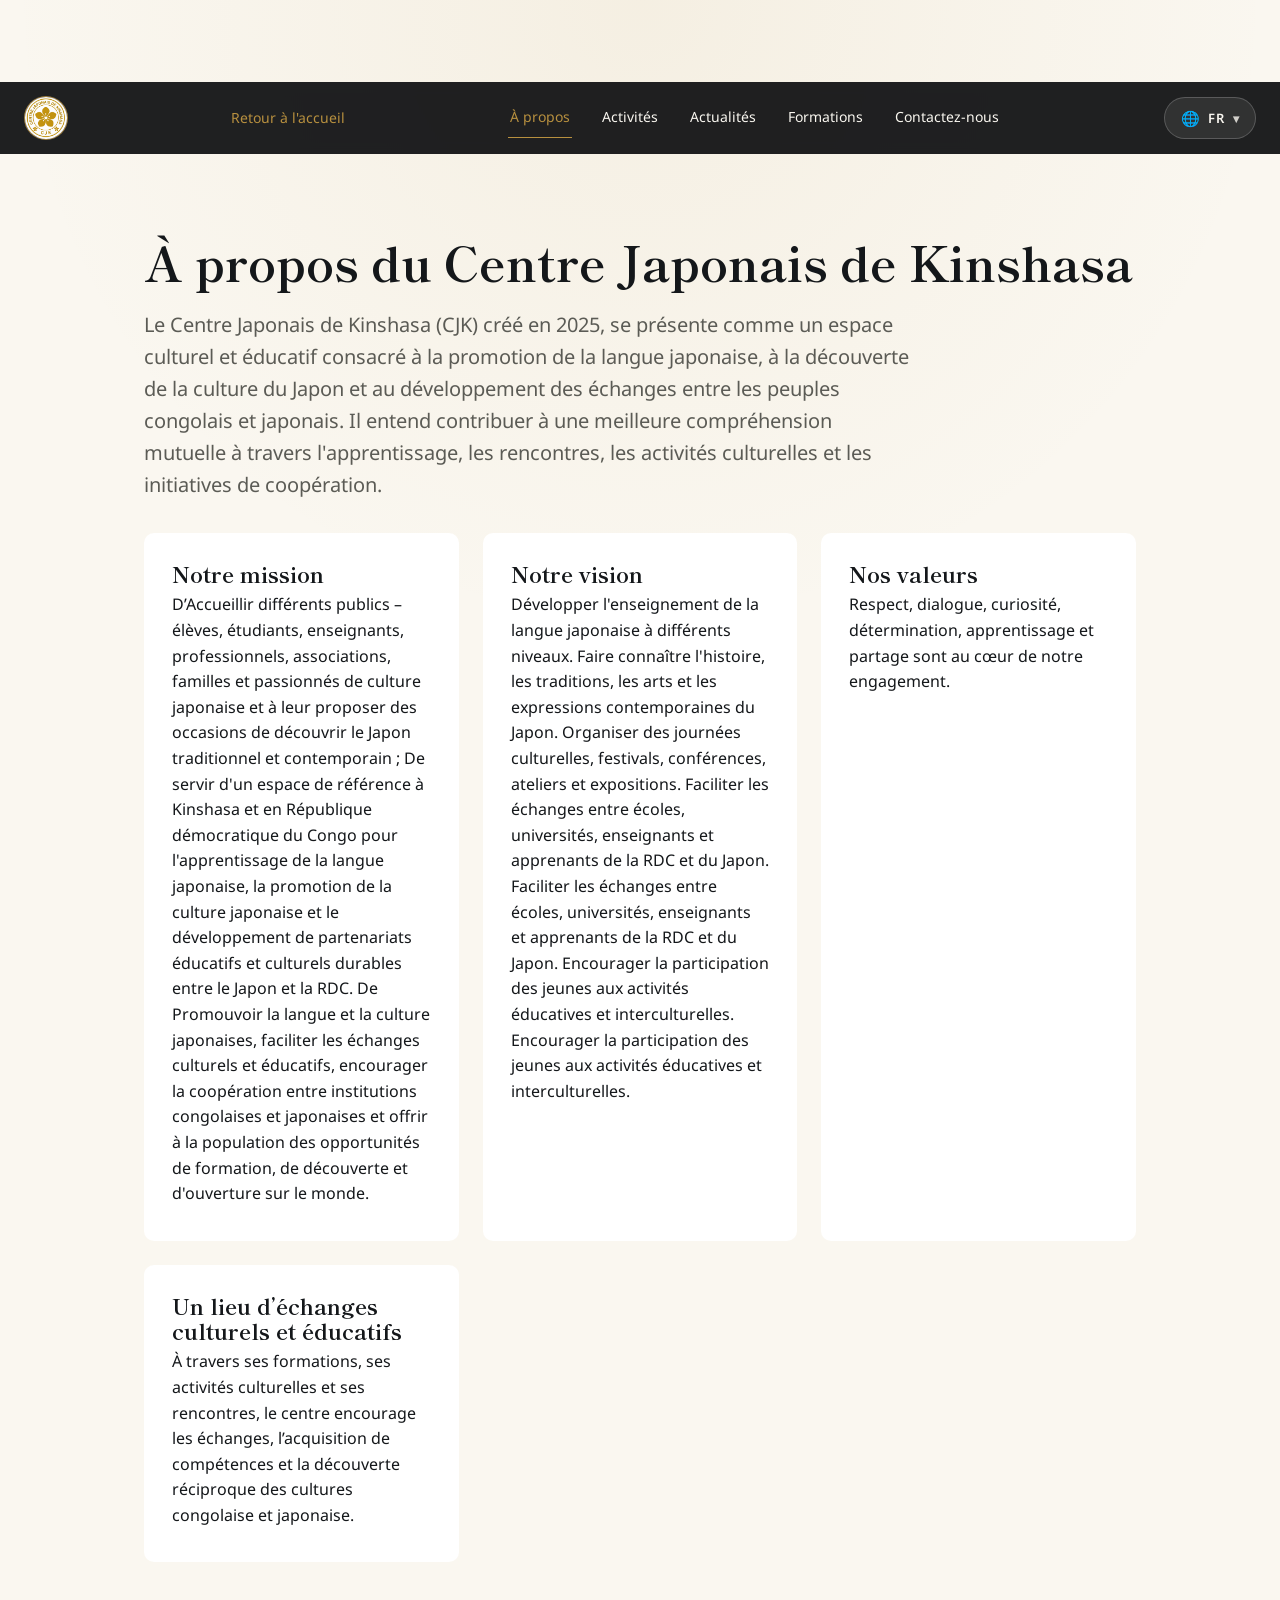
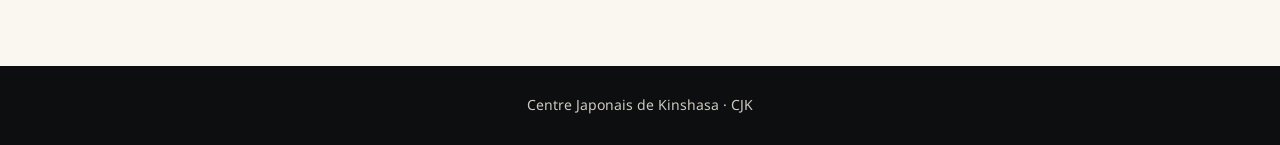
<file: cjk/a-propos.html>
<!DOCTYPE html>
<html lang="fr">
<head>
  <meta charset="UTF-8">
  <meta name="viewport" content="width=device-width, initial-scale=1">
  <meta name="theme-color" content="#0c0e10">
  <meta name="apple-mobile-web-app-capable" content="yes">
  <meta name="apple-mobile-web-app-status-bar-style" content="black">
  <meta name="apple-mobile-web-app-title" content="CJK">
  <link rel="manifest" href="manifest.json">
  <link rel="apple-touch-icon" href="images/pwa-icon-192.png">
  <title>À propos – Centre Japonais de Kinshasa</title>
  <link rel="preconnect" href="https://fonts.googleapis.com">
  <link rel="preconnect" href="https://fonts.gstatic.com" crossorigin>
  <link href="https://fonts.googleapis.com/css2?family=Shippori+Mincho:wght@500;700&family=Noto+Sans:wght@400;500;600&display=swap" rel="stylesheet">
  <link rel="icon" href="images/logoc.png" type="image/png">
  <link rel="stylesheet" href="cjk.css">
</head>
<body class="page-inner" data-page="about">
  <header class="topbar topbar--solid">
    <div class="brand-mark"><img src="images/logoc.png" alt="Logo du Centre Japonais de Kinshasa"></div>
    <a href="index.html" class="back" data-i18n="page.back" data-lang="fr">Retour à l'accueil</a>
    <nav class="topbar__nav" data-i18n-aria-label="nav.main" aria-label="Menu principal">
      <a href="a-propos.html" data-i18n="nav.about" data-lang="fr">À propos</a>
      <a href="activites.html" data-i18n="nav.activities" data-lang="fr">Activités</a>
      <a href="actualites.html" data-i18n="nav.news" data-lang="fr">Actualités</a>
      <a href="formations.html" data-i18n="nav.formations" data-lang="fr">Formations</a>
      <a href="contact.html" data-i18n="nav.contact" data-lang="fr">Contactez-nous</a>
    </nav>
    <div class="lang-switcher" data-lang="fr">
      <button type="button" class="lang-switcher__trigger" aria-haspopup="dialog" aria-expanded="false">
        <span class="lang-switcher__flag" aria-hidden="true">🌐</span>
        <span class="lang-switcher__code" id="langTriggerCode">FR</span>
        <span class="lang-switcher__caret" aria-hidden="true">▾</span>
      </button>
      <div class="lang-switcher__panel" id="langSwitchPanel" role="dialog" aria-modal="false" data-i18n-aria-label="lang.open" aria-label="Sélecteur de langue">
        <label class="lang-switcher__search" for="langSearch">
          <span aria-hidden="true">⌕</span>
          <input id="langSearch" type="search" placeholder="Rechercher une langue" autocomplete="off">
        </label>
        <div class="lang-switcher__list" id="langSwitchList"></div>
      </div>
    </div>
  </header>

  <main class="wrap">
    <h1 data-translate="about.title">À propos du Centre Japonais de Kinshasa</h1>
    <p class="lead" data-translate="about.intro">Le Centre Japonais de Kinshasa (CJK) créé en 2025, se présente comme un espace culturel et éducatif consacré à la promotion de la langue japonaise, à la découverte de la culture du Japon et au développement des échanges entre les peuples congolais et japonais.</p>

    <div class="info-grid">
      <section class="panel">
        <h2 data-translate="about.mission.title">Notre mission</h2>
        <p data-translate="about.mission.text">Promouvoir la connaissance du Japon et favoriser les échanges culturels, éducatifs et humains entre les communautés congolaise et japonaise.</p>
      </section>
      <section class="panel">
        <h2 data-translate="about.vision.title">Notre vision</h2>
        <p data-translate="about.vision.text">Construire un pont durable entre la RDC et le Japon, fondé sur la compréhension mutuelle, le partage des savoirs et l’ouverture au monde.</p>
      </section>
      <section class="panel">
        <h2 data-translate="about.values.title">Nos valeurs</h2>
        <p data-translate="about.values.text">Respect, dialogue, curiosité, apprentissage continu et partage sont au cœur de notre engagement.</p>
      </section>
      <section class="panel">
        <h2 data-translate="about.role.title">Un lieu d’échanges culturels et éducatifs</h2>
        <p data-translate="about.role.text">À travers ses formations, ses activités culturelles et ses rencontres, le centre encourage les échanges, l’acquisition de compétences et la découverte réciproque des cultures congolaise et japonaise.</p>
      </section>
    </div>
  </main>

  <footer class="mini-footer">Centre Japonais de Kinshasa · CJK</footer>
  <script src="data.js"></script>
  <script src="cjk.js"></script>
</body>
</html>
</file>
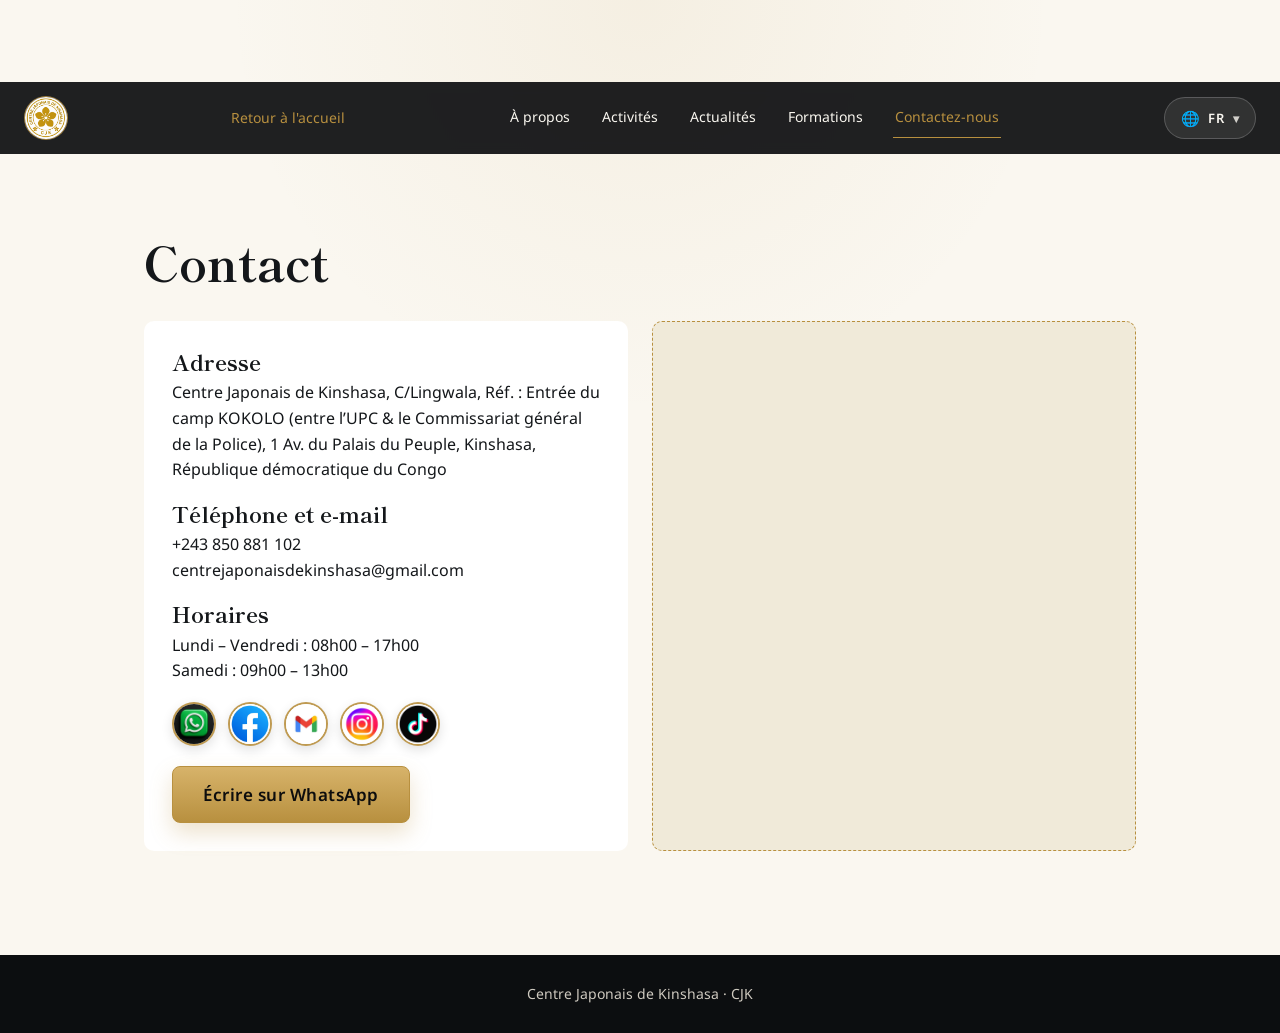
<file: cjk/contact.html>
<!DOCTYPE html>
<html lang="fr">
<head>
  <meta charset="UTF-8">
  <meta name="viewport" content="width=device-width, initial-scale=1">
  <meta name="theme-color" content="#0c0e10">
  <meta name="apple-mobile-web-app-capable" content="yes">
  <meta name="apple-mobile-web-app-status-bar-style" content="black">
  <meta name="apple-mobile-web-app-title" content="CJK">
  <link rel="manifest" href="manifest.json">
  <link rel="apple-touch-icon" href="images/pwa-icon-192.png">
  <title>Contact – Centre Japonais de Kinshasa</title>
  <link rel="preconnect" href="https://fonts.googleapis.com">
  <link rel="preconnect" href="https://fonts.gstatic.com" crossorigin>
  <link href="https://fonts.googleapis.com/css2?family=Shippori+Mincho:wght@500;700&family=Noto+Sans:wght@400;500;600&display=swap" rel="stylesheet">
  <link rel="icon" href="images/logoc.png" type="image/png">
  <link rel="stylesheet" href="cjk.css">
</head>
<body class="page-inner" data-page="contact">
  <header class="topbar topbar--solid">
    <div class="brand-mark"><img src="images/logoc.png" alt="Logo du Centre Japonais de Kinshasa"></div>
    <a href="index.html" class="back" data-i18n="page.back" data-lang="fr">Retour à l'accueil</a>
    <nav class="topbar__nav" data-i18n-aria-label="nav.main" aria-label="Menu principal">
      <a href="a-propos.html" data-i18n="nav.about" data-lang="fr">À propos</a>
      <a href="activites.html" data-i18n="nav.activities" data-lang="fr">Activités</a>
      <a href="actualites.html" data-i18n="nav.news" data-lang="fr">Actualités</a>
      <a href="formations.html" data-i18n="nav.formations" data-lang="fr">Formations</a>
      <a href="contact.html" data-i18n="nav.contact" data-lang="fr">Contactez-nous</a>
    </nav>
    <div class="lang-switcher" data-lang="fr">
      <button type="button" class="lang-switcher__trigger" aria-haspopup="dialog" aria-expanded="false">
        <span class="lang-switcher__flag" aria-hidden="true">🌐</span>
        <span class="lang-switcher__code" id="langTriggerCode">FR</span>
        <span class="lang-switcher__caret" aria-hidden="true">▾</span>
      </button>
      <div class="lang-switcher__panel" id="langSwitchPanel" role="dialog" aria-modal="false" data-i18n-aria-label="lang.open" aria-label="Sélecteur de langue">
        <label class="lang-switcher__search" for="langSearch">
          <span aria-hidden="true">⌕</span>
          <input id="langSearch" type="search" placeholder="Rechercher une langue" autocomplete="off">
        </label>
        <div class="lang-switcher__list" id="langSwitchList"></div>
      </div>
    </div>
  </header>

  <main class="wrap">
    <h1 data-i18n="contact.title" data-lang="fr">Contact</h1>
    <div class="info-grid">
      <div class="panel" id="contactPanel"></div>
      <div class="panel map" id="contactMap"></div>
    </div>
  </main>

  <footer class="mini-footer">Centre Japonais de Kinshasa · CJK</footer>
  <script src="data.js"></script>
  <script src="cjk.js"></script>
</body>
</html>
</file>
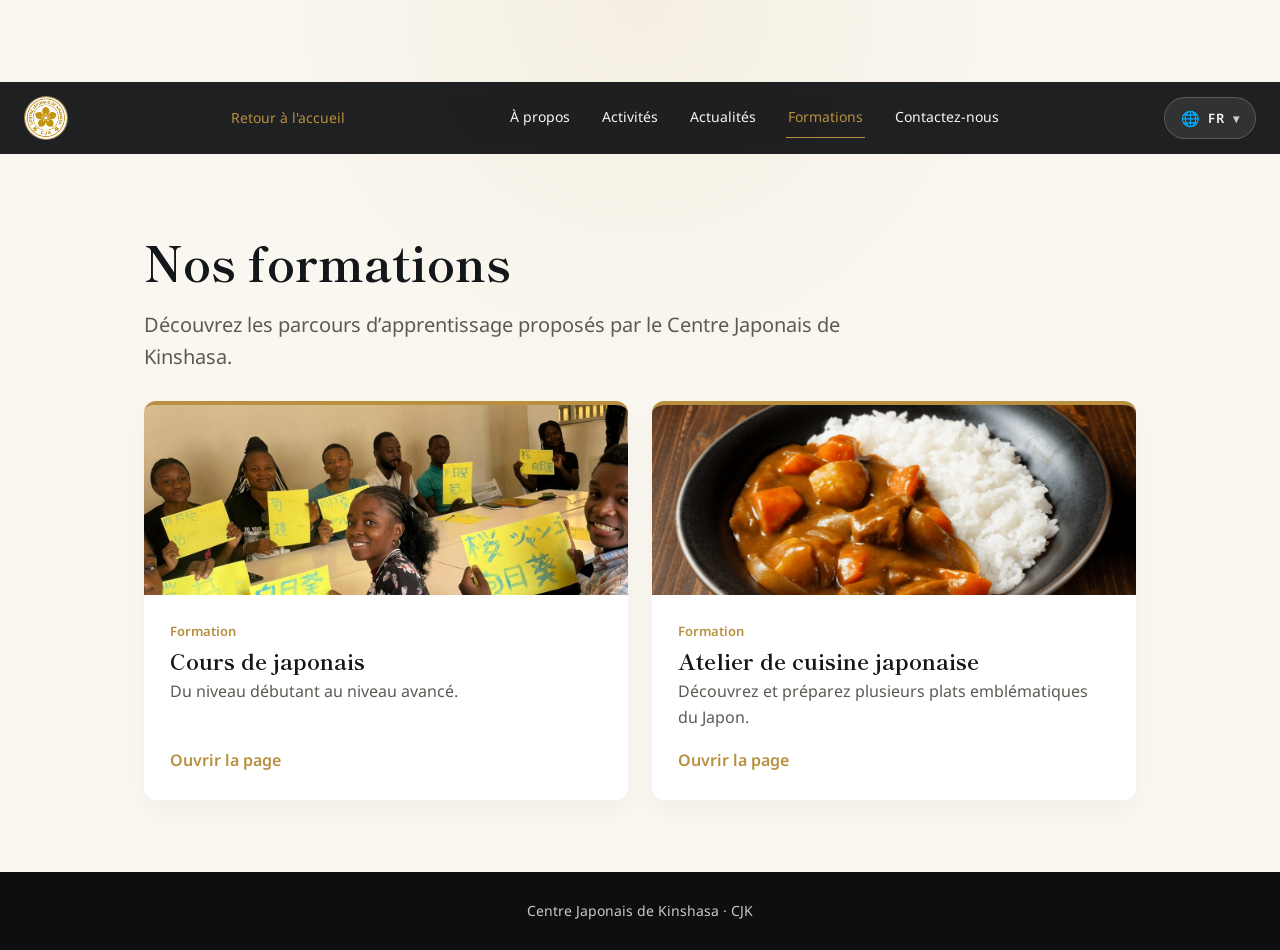
<file: cjk/formations.html>
<!DOCTYPE html>
<html lang="fr">
<head>
  <meta charset="UTF-8">
  <meta name="viewport" content="width=device-width, initial-scale=1">
  <meta name="theme-color" content="#0c0e10">
  <meta name="apple-mobile-web-app-capable" content="yes">
  <meta name="apple-mobile-web-app-status-bar-style" content="black">
  <meta name="apple-mobile-web-app-title" content="CJK">
  <link rel="manifest" href="manifest.json">
  <link rel="apple-touch-icon" href="images/pwa-icon-192.png">
  <title>Formations – Centre Japonais de Kinshasa</title>
  <link rel="preconnect" href="https://fonts.googleapis.com">
  <link rel="preconnect" href="https://fonts.gstatic.com" crossorigin>
  <link href="https://fonts.googleapis.com/css2?family=Shippori+Mincho:wght@500;700&family=Noto+Sans:wght@400;500;600&display=swap" rel="stylesheet">
  <link rel="icon" href="images/logoc.png" type="image/png">
  <link rel="stylesheet" href="cjk.css">
</head>
<body class="page-inner" data-page="formations">
  <header class="topbar topbar--solid">
    <div class="brand-mark"><img src="images/logoc.png" alt="Logo du Centre Japonais de Kinshasa"></div>
    <a href="index.html" class="back" data-i18n="page.back" data-lang="fr">Retour à l'accueil</a>
    <nav class="topbar__nav" data-i18n-aria-label="nav.main" aria-label="Menu principal">
      <a href="a-propos.html" data-i18n="nav.about" data-lang="fr">À propos</a>
      <a href="activites.html" data-i18n="nav.activities" data-lang="fr">Activités</a>
      <a href="actualites.html" data-i18n="nav.news" data-lang="fr">Actualités</a>
      <a href="formations.html" data-i18n="nav.formations" data-lang="fr">Formations</a>
      <a href="contact.html" data-i18n="nav.contact" data-lang="fr">Contactez-nous</a>
    </nav>
    <div class="lang-switcher" data-lang="fr">
      <button type="button" class="lang-switcher__trigger" aria-haspopup="dialog" aria-expanded="false">
        <span class="lang-switcher__flag" aria-hidden="true">🌐</span>
        <span class="lang-switcher__code" id="langTriggerCode">FR</span>
        <span class="lang-switcher__caret" aria-hidden="true">▾</span>
      </button>
      <div class="lang-switcher__panel" id="langSwitchPanel" role="dialog" aria-modal="false" data-i18n-aria-label="lang.open" aria-label="Sélecteur de langue">
        <label class="lang-switcher__search" for="langSearch">
          <span aria-hidden="true">⌕</span>
          <input id="langSearch" type="search" placeholder="Rechercher une langue" autocomplete="off">
        </label>
        <div class="lang-switcher__list" id="langSwitchList"></div>
      </div>
    </div>
  </header>

  <main class="wrap">
    <h1 data-translate="formations.title">Nos formations</h1>
    <p class="lead" data-translate="formations.intro">Découvrez les parcours d’apprentissage proposés par le Centre Japonais de Kinshasa.</p>
    <div class="grid" id="programGrid" aria-live="polite"></div>
  </main>

  <footer class="mini-footer">Centre Japonais de Kinshasa · CJK</footer>
  <script src="data.js"></script>
  <script src="cjk.js"></script>
</body>
</html>
</file>
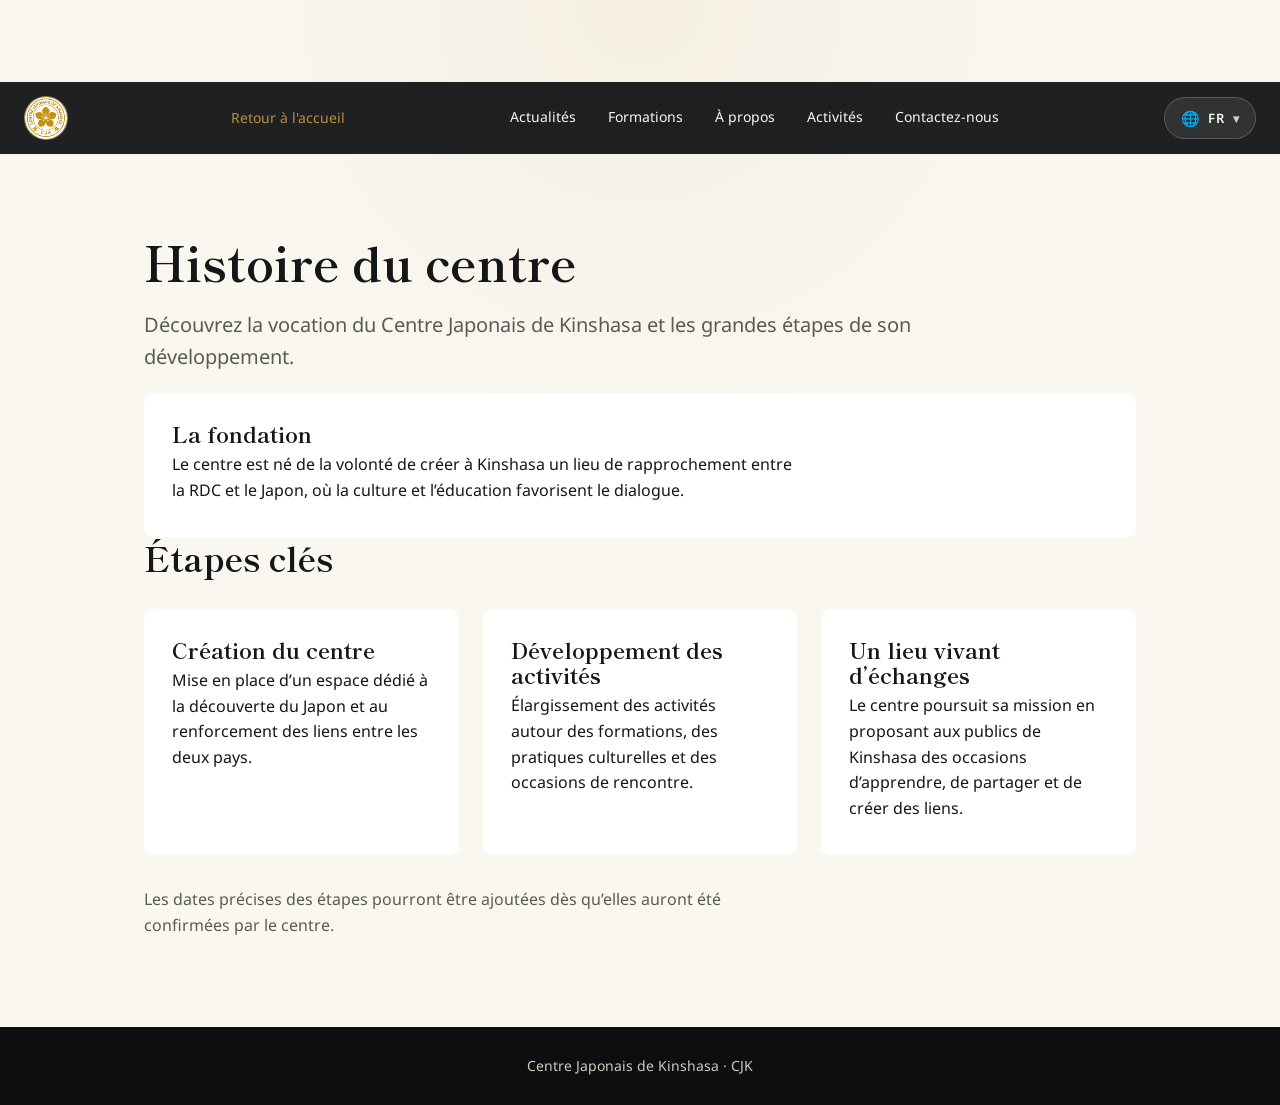
<file: cjk/histoire.html>
<!DOCTYPE html>
<html lang="fr">
<head>
  <meta charset="UTF-8">
  <meta name="viewport" content="width=device-width, initial-scale=1">
  <meta name="theme-color" content="#0c0e10">
  <meta name="apple-mobile-web-app-capable" content="yes">
  <meta name="apple-mobile-web-app-status-bar-style" content="black">
  <meta name="apple-mobile-web-app-title" content="CJK">
  <link rel="manifest" href="manifest.json">
  <link rel="apple-touch-icon" href="images/pwa-icon-192.png">
  <title>Histoire du centre – Centre Japonais de Kinshasa</title>
  <link rel="preconnect" href="https://fonts.googleapis.com">
  <link rel="preconnect" href="https://fonts.gstatic.com" crossorigin>
  <link href="https://fonts.googleapis.com/css2?family=Shippori+Mincho:wght@500;700&family=Noto+Sans:wght@400;500;600&display=swap" rel="stylesheet">
  <link rel="icon" href="images/logoc.png" type="image/png">
  <link rel="stylesheet" href="cjk.css">
</head>
<body class="page-inner" data-page="history">
  <header class="topbar topbar--solid">
    <div class="brand-mark"><img src="images/logoc.png" alt="Logo du Centre Japonais de Kinshasa"></div>
    <a href="index.html" class="back" data-i18n="page.back" data-lang="fr">Retour à l'accueil</a>
    <nav class="topbar__nav" data-i18n-aria-label="nav.main" aria-label="Menu principal">
      <a href="actualites.html" data-i18n="nav.news" data-lang="fr">Actualités</a>
      <a href="formations.html" data-i18n="nav.formations" data-lang="fr">Formations</a>
      
      <a href="a-propos.html" data-i18n="nav.about" data-lang="fr">À propos</a>
      <a href="activites.html" data-i18n="nav.activities" data-lang="fr">Activités</a>
      <a href="contact.html" data-i18n="nav.contact" data-lang="fr">Contactez-nous</a>
    </nav>
    <div class="lang-switcher" data-lang="fr">
      <button type="button" class="lang-switcher__trigger" aria-haspopup="dialog" aria-expanded="false">
        <span class="lang-switcher__flag" aria-hidden="true">🌐</span>
        <span class="lang-switcher__code" id="langTriggerCode">FR</span>
        <span class="lang-switcher__caret" aria-hidden="true">▾</span>
      </button>
      <div class="lang-switcher__panel" id="langSwitchPanel" role="dialog" aria-modal="false" data-i18n-aria-label="lang.open" aria-label="Sélecteur de langue">
        <label class="lang-switcher__search" for="langSearch">
          <span aria-hidden="true">⌕</span>
          <input id="langSearch" type="search" placeholder="Rechercher une langue" autocomplete="off">
        </label>
        <div class="lang-switcher__list" id="langSwitchList"></div>
      </div>
    </div>
  </header>

  <main class="wrap">
    <h1 data-translate="history.title">Histoire du centre</h1>
    <p class="lead" data-translate="history.intro">Découvrez la vocation du Centre Japonais de Kinshasa et les grandes étapes de son développement.</p>

    <section class="panel">
      <h2 data-translate="history.foundation.title">La fondation</h2>
      <p data-translate="history.foundation.text">Le centre est né de la volonté de créer à Kinshasa un lieu de rapprochement entre la RDC et le Japon, où la culture et l’éducation favorisent le dialogue.</p>
    </section>

    <section>
      <h2 data-translate="history.timeline.title">Étapes clés</h2>
      <div class="info-grid">
        <article class="panel">
          <h2 data-translate="history.stage1.title">Création du centre</h2>
          <p data-translate="history.stage1.text">Mise en place d’un espace dédié à la découverte du Japon et au renforcement des liens entre les deux pays.</p>
        </article>
        <article class="panel">
          <h2 data-translate="history.stage2.title">Développement des activités</h2>
          <p data-translate="history.stage2.text">Élargissement des activités autour des formations, des pratiques culturelles et des occasions de rencontre.</p>
        </article>
        <article class="panel">
          <h2 data-translate="history.stage3.title">Un lieu vivant d’échanges</h2>
          <p data-translate="history.stage3.text">Le centre poursuit sa mission en proposant aux publics de Kinshasa des occasions d’apprendre, de partager et de créer des liens.</p>
        </article>
      </div>
      <p class="muted" data-translate="history.note">Les dates précises des étapes pourront être ajoutées dès qu’elles auront été confirmées par le centre.</p>
    </section>
  </main>

  <footer class="mini-footer">Centre Japonais de Kinshasa · CJK</footer>
  <script src="data.js"></script>
  <script src="cjk.js"></script>
</body>
</html>
</file>
<file: cjk/cjk.css>
:root {
  --gold: #b8903f;
  --ink: #14171a;
  --ink-deep: #0c0e10;
  --paper: #faf7f0;
  --sand: #f0ead9;
  --muted: #5b5b55;
  --light: #cfcac0;
  --font-title: 'Shippori Mincho', serif;
  --font-body: 'Noto Sans', sans-serif;
}

*, *::before, *::after { box-sizing: border-box; }
html { scroll-behavior: smooth; scroll-padding-top: 70px; }
body {
  margin: 0; font-family: var(--font-body); color: var(--ink);
  background: radial-gradient(circle at top, rgba(184, 144, 63, 0.08), transparent 34%), var(--paper);
  line-height: 1.6; overflow-x: hidden;
}
img { max-width: 100%; display: block; }
a { color: inherit; text-decoration: none; }
:focus-visible { outline: 3px solid var(--gold); outline-offset: 3px; }
h1, h2, h3 { font-family: var(--font-title); line-height: 1.15; margin: 0; }
.muted { color: var(--muted); }
.page-inner { padding-top: 82px; }

.btn { display: inline-block; padding: 14px 32px; font: 600 17px var(--font-body); border-radius: 6px; border: 1px solid var(--gold); cursor: pointer; min-height: 44px; }
.btn--gold { background: linear-gradient(180deg, #d7b36a 0%, #b8903f 100%); color: #101010; font-weight: 700; letter-spacing: 0.03em; box-shadow: 0 10px 24px rgba(184, 144, 63, 0.2); }
.btn:hover { filter: brightness(1.08); }

/* ===== Mini-menu en haut ===== */
.topbar { position: fixed; top: 0; left: 0; right: 0; z-index: 10; display: flex; align-items: center; justify-content: center; gap: 24px; padding: 14px 24px; color: var(--paper); background: rgba(10, 12, 14, 0.18); backdrop-filter: blur(6px); }
.topbar--solid { position: sticky; background: rgba(12, 14, 16, 0.92); justify-content: space-between; }
.topbar__nav { display: flex; flex-wrap: wrap; justify-content: center; gap: 8px 28px; font-size: 14px; }
.topbar__nav a {
  padding: 8px 2px; border-bottom: 1px solid transparent; transition: color .2s ease, border-color .2s ease;
}
.topbar__nav a:hover,
.topbar__nav a.is-active {
  border-bottom-color: var(--gold); color: var(--gold);
}
.brand-mark { width: 44px; height: 44px; border-radius: 50%; overflow: hidden; display: flex; align-items: center; justify-content: center; background: rgba(255,255,255,.12); border: 1px solid rgba(184,144,63,.8); }
.brand-mark img { width: 100%; height: 100%; object-fit: cover; }
.back { font-size: 14px; color: var(--gold); padding: 8px 0; }

.lang-switcher { position: relative; flex: 0 0 auto; z-index: 20; }
.lang-switcher__trigger {
  display: inline-flex; align-items: center; justify-content: center; gap: 8px;
  min-height: 42px; padding: 9px 14px; min-width: 92px; border-radius: 999px; border: 1px solid rgba(255,255,255,0.2);
  background: rgba(255,255,255,0.08); color: var(--paper); cursor: pointer; font: 600 13px var(--font-body);
  transition: background .2s ease, transform .2s ease, border-color .2s ease;
}
.lang-switcher__trigger:hover { background: rgba(255,255,255,0.14); border-color: rgba(184,144,63,0.8); transform: translateY(-1px); }
.lang-switcher__trigger:focus-visible { outline-offset: 4px; }
.lang-switcher__flag { font-size: 15px; }
.lang-switcher__code { letter-spacing: 0.08em; }
.lang-switcher__caret { font-size: 12px; opacity: .8; }
.lang-switcher__panel {
  position: absolute; top: calc(100% + 10px); right: 0; z-index: 30;
  width: min(360px, calc(100vw - 24px)); max-height: calc(100vh - 120px); overflow-y: auto; overscroll-behavior: contain;
  padding: 14px; border-radius: 18px; border: 1px solid rgba(184,144,63,.24); background: rgba(11,13,16,.98);
  box-shadow: 0 30px 60px rgba(0,0,0,.35); opacity: 0; visibility: hidden; pointer-events: none; transform: translateY(-8px); transition: opacity .2s ease, transform .2s ease, visibility .2s ease;
}
.lang-switcher.is-open .lang-switcher__panel { opacity: 1; visibility: visible; pointer-events: auto; transform: translateY(0); }
.lang-switcher__search {
  display: flex; align-items: center; gap: 8px; padding: 12px 14px; margin-bottom: 12px; border-radius: 12px;
  background: rgba(255,255,255,0.04); border: 1px solid rgba(255,255,255,0.08); color: var(--paper);
}
.lang-switcher__search input {
  width: 100%; background: transparent; border: 0; color: var(--paper); font: 15px var(--font-body); outline: none;
}
.lang-switcher__search input::placeholder { color: rgba(230,230,230,.65); }
.lang-switcher__list { display: grid; gap: 8px; max-height: min(320px, calc(100vh - 230px)); overflow: auto; padding-right: 4px; }
.lang-option {
  display: flex; align-items: center; justify-content: space-between; width: 100%; padding: 10px 12px; border-radius: 12px; border: 1px solid transparent; background: transparent; color: var(--paper); cursor: pointer;
  text-align: left; transition: background .2s ease, border-color .2s ease, transform .2s ease;
}
.lang-option:hover { background: rgba(255,255,255,0.04); border-color: rgba(184,144,63,0.4); }
.lang-option.is-selected { background: rgba(184,144,63,0.12); border-color: rgba(184,144,63,0.8); }
.lang-option__left { display: flex; align-items: center; gap: 10px; }
.lang-option__flag { font-size: 20px; }
.lang-option__label { font-weight: 600; }
.lang-option__meta { font-size: 12px; color: rgba(255,255,255,0.7); }
.lang-option__check { color: var(--gold); font-weight: 700; }

@media (max-width: 720px) {
  .topbar { gap: 12px; flex-wrap: wrap; }
  .topbar--solid .lang-switcher { order: 0; }
  .topbar__nav { flex: 1 1 100%; }
  .topbar--solid .topbar__nav { order: 1; }
  .lang-switcher__trigger { min-height: 40px; min-width: 82px; padding: 8px 10px; }
  .lang-switcher__panel { width: min(340px, calc(100vw - 24px)); max-height: calc(100vh - 24px); }
  .lang-switcher__list { max-height: min(300px, calc(100vh - 150px)); }
  .topbar:not(.topbar--solid) .lang-switcher { position: absolute; top: 10px; right: 12px; }
  .topbar:not(.topbar--solid) .topbar__nav { padding-top: 46px; }
}

/* ===== Page d'introduction ===== */
.intro { position: relative; overflow: hidden; min-height: 100vh; min-height: 100svh; display: flex; flex-direction: column; align-items: center; justify-content: center; gap: 18px; padding: 90px 24px 48px; text-align: center; color: var(--paper); background: #020303; }
.intro__brand { position: relative; z-index: 2; display: flex; align-items: center; justify-content: center; gap: clamp(20px, 2.4vw, 42px); width: min(94vw, 1040px); margin: 0 auto; }
.intro__logo { width: min(182px, 26vw); aspect-ratio: 1; border-radius: 50%; background: #fff; overflow: hidden; box-shadow: 0 0 0 6px rgba(184, 144, 63, 0.95), 0 18px 36px rgba(0, 0, 0, 0.35); flex-shrink: 0; }
.intro__logo img { width: 100%; height: 100%; object-fit: cover; display: block; }
.intro__wordmark { display: flex; flex-direction: column; align-items: flex-start; justify-content: center; gap: 4px; text-align: left; color: var(--gold); font-family: var(--font-title); font-weight: 700; letter-spacing: 0.04em; text-shadow: 0 2px 10px rgba(0, 0, 0, 0.28); }
.intro__wordmark-line { display: block; font-size: clamp(22px, 2.5vw, 46px); line-height: 0.96; text-transform: uppercase; letter-spacing: 0.06em; }
.intro__wordmark-jp { display: block; font-size: clamp(18px, 2vw, 32px); letter-spacing: 0.08em; line-height: 1.2; font-weight: 700; }
.intro__actions { position: relative; z-index: 2; display: flex; flex-direction: column; align-items: center; gap: 12px; margin-top: 14px; }
.intro__kicker { display: block; margin: 0; font-size: 12px; letter-spacing: 0.26em; text-transform: uppercase; color: rgba(255, 255, 255, 0.8); }
.intro h1 { display: none; }

.slider, .slider__shade { position: absolute; inset: 0; }
.slider { min-height: 100vh; min-height: 100svh; }
.slide {
  position: absolute;
  inset: 0;
  background-size: 72% auto;
  background-position: center center;
  background-repeat: no-repeat;
  opacity: 0;
  transition: opacity 1.4s ease, transform 1.4s ease;
  transform: scale(1.04);
}
.slide.is-active { opacity: 1; transform: scale(1); }

.btn { display: inline-block; padding: 16px 30px; font: 600 17px var(--font-body); border-radius: 8px; border: 1px solid var(--gold); cursor: pointer; min-height: 48px; transition: transform .2s ease, box-shadow .2s ease, filter .2s ease; }
.btn--gold { background: linear-gradient(180deg, #d7b36a 0%, #b8903f 100%); color: #0d0d0d; box-shadow: 0 10px 22px rgba(184, 144, 63, 0.26); }
.btn:hover { transform: translateY(-2px); filter: brightness(1.07); box-shadow: 0 12px 28px rgba(184, 144, 63, 0.3); }

/* ===== Contenu révélé ===== */
.discover { background: var(--paper); animation: appear .6s ease; }
@keyframes appear { from { opacity: 0; transform: translateY(24px); } to { opacity: 1; transform: none; } }
.wrap { max-width: 1040px; margin: 0 auto; padding: 72px 24px; }
.wrap h1 { font-size: clamp(32px, 5vw, 48px); margin: 8px 0 12px; }
.wrap h2 { font-size: 34px; margin-bottom: 14px; }
.wrap p { max-width: 70ch; }

.grid { display: grid; grid-template-columns: repeat(auto-fit, minmax(250px, 1fr)); gap: 24px; margin-top: 28px; }
.card {
  display: flex; flex-direction: column; gap: 0; background: #fff; border-radius: 12px; padding: 0; overflow: hidden;
  border-top: 4px solid var(--gold); box-shadow: 0 10px 24px rgba(20, 23, 26, 0.04);
  transition: transform .2s ease, box-shadow .2s ease;
}
.card:hover {
  transform: translateY(-4px);
  box-shadow: 0 16px 32px rgba(20, 23, 26, 0.08);
}
.card h2, .card h3 { font-size: 22px; margin: 0; }
.card p { margin: 0; color: var(--muted); }
.card__link { margin-top: auto; padding-top: 12px; font-weight: 600; color: var(--gold); }
.tag { display: inline-block; font-size: 13px; font-weight: 600; color: var(--gold); }
.card__image { display: block; width: 100%; max-width: 100%; height: 190px; object-fit: cover; }
.card__content { display: flex; flex: 1; flex-direction: column; gap: 6px; padding: 26px; }
.card__schedule { display: block; color: var(--muted); font-weight: 600; }
.activity-program + .activity-program { margin-top: 18px; }
.activity-program h3 { margin: 0 0 4px; font-size: 18px; }
.photo-catalog { margin: 34px 0; }
.photo-catalog > h2 { margin: 0 0 8px; }
.photo-catalog > p { color: var(--muted); }
.photo-catalog__grid { display: grid; grid-template-columns: repeat(auto-fit, minmax(220px, 1fr)); gap: 20px; margin-top: 22px; }
.photo-catalog__card { overflow: hidden; border-radius: 14px; background: #fff; box-shadow: 0 10px 24px rgba(20, 23, 26, 0.07); }
.photo-catalog__image { display: block; width: 100%; height: 190px; object-fit: cover; background: var(--sand); }
.photo-catalog__content { padding: 18px; }
.photo-catalog__content h3 { margin: 0 0 12px; font-size: 20px; }
.photo-catalog__toggle { border: 0; padding: 0; color: var(--gold); background: transparent; font: 600 0.95rem var(--font-body); cursor: pointer; text-decoration: underline; }
.photo-catalog__content p { margin: 12px 0 0; color: var(--muted); line-height: 1.6; }

/* ===== Pages intérieures ===== */
.lead { font-size: 20px; color: var(--muted); }
.activity-hero { margin: 0 0 22px; border-radius: 18px; overflow: hidden; box-shadow: 0 20px 40px rgba(18,24,28,0.08); }
.activity-hero img { display: block; width: 100%; height: 420px; object-fit: cover; }
.info-grid { display: grid; grid-template-columns: repeat(auto-fit, minmax(300px, 1fr)); gap: 24px; margin: 32px 0; }
.panel { background: #fff; border-radius: 10px; padding: 28px; }
.panel h2 { font-size: 22px; margin: 18px 0 6px; }
.panel h2:first-child { margin-top: 0; }
.panel p { margin: 0 0 6px; }
.panel .btn { margin-top: 20px; }
.map { min-height: 260px; display: flex; align-items: center; justify-content: center; border: 1px dashed var(--gold); background: var(--sand); }
.map iframe { width: 100%; height: 100%; min-height: 260px; border: 0; }
.inline { color: var(--gold); font-weight: 600; text-decoration: underline; }

.mini-footer { padding: 28px 24px; text-align: center; font-size: 14px; background: var(--ink-deep); color: var(--light); }

/* ===== Slider ===== */
.slider, .slider__shade { position: absolute; inset: 0; }
.slide { position: absolute; inset: 0; background-size: cover; background-position: center; background-repeat: no-repeat; opacity: 0; transition: opacity 1.4s ease; transform: scale(1.04); }
.slide.is-active { opacity: 1; transform: scale(1); }
.slider__shade { background: linear-gradient(rgba(12,14,16,.58), rgba(12,14,16,.78)); }
.intro > :not(.slider):not(.slider__shade) { position: relative; z-index: 2; }
.slider__dots { position: absolute !important; bottom: 26px; left: 0; right: 0; display: flex; justify-content: center; }
.slider__dots button { width: 28px; height: 28px; padding: 0; border: 0; background: none; cursor: pointer; display: flex; align-items: center; justify-content: center; }
.slider__dots button::after { content: ""; width: 10px; height: 10px; border-radius: 50%; border: 1px solid var(--paper); background: transparent; }
.slider__dots button.is-active::after { background: var(--gold); border-color: var(--gold); }

/* ===== Espace contact (bas de la page d'accueil) ===== */
.contact { background: var(--ink-deep); color: var(--light); padding: 64px 24px 24px; }
.contact__grid { max-width: 1040px; margin: 0 auto; display: grid; grid-template-columns: repeat(auto-fit, minmax(260px, 1fr)); gap: 40px; }
.contact h2 { font-size: 22px; color: var(--paper); margin: 18px 0 6px; }
.contact h2:first-child { margin-top: 0; }
.contact p { margin: 0 0 6px; }
.contact form { display: flex; flex-direction: column; gap: 8px; }
.contact label { font-size: 14px; }
.contact input, .contact textarea { padding: 12px; border: 0; border-radius: 4px; font: 16px var(--font-body); }
.contact .btn { margin-top: 6px; }
.contact a { color: var(--gold); }
.socials { display: flex; gap: 12px; margin-top: 18px; flex-wrap: wrap; }
.socials__link {
  width: 44px; height: 44px; display: inline-flex; align-items: center; justify-content: center;
  border-radius: 50%; border: 2px solid rgba(184, 144, 63, .9);
  background: rgba(184, 144, 63, .12); color: var(--gold); text-decoration: none;
  box-shadow: 0 4px 12px rgba(0, 0, 0, .12); transition: transform .2s ease, box-shadow .2s ease, filter .2s ease;
  padding: 0; overflow: hidden;
}
.socials__link--wa { background: #fff; border-color: rgba(184, 144, 63, .9); }
.socials__link--wa img { width: 100%; height: 100%; object-fit: cover; display: block; }
.socials__link--img { background: #fff; border-color: rgba(184, 144, 63, .9); }
.socials__link--img img { width: 100%; height: 100%; object-fit: cover; display: block; }
.socials__link:hover { transform: translateY(-2px) scale(1.04); box-shadow: 0 8px 18px rgba(0, 0, 0, .16); filter: brightness(1.05); }
.socials__link i { font-size: 18px; line-height: 1; }

@media (max-width: 720px) {
  /* Le slider automatique reste actif sur mobile, seuls ses contrôles sont masqués. */
  #sliderDots { display: none !important; }
  .topbar { padding: 10px 12px; }
  .topbar__nav { gap: 6px 12px; font-size: 11px; }
  .intro { padding: 96px 16px 38px; }
  .intro__brand { width: min(96vw, 520px); gap: 14px; }
  .intro__logo { width: min(120px, 30vw); box-shadow: 0 0 0 4px rgba(184, 144, 63, 0.95); }
  .intro__wordmark { align-items: center; text-align: center; }
  .intro__wordmark-line { font-size: clamp(16px, 5vw, 28px); letter-spacing: 0.04em; }
  .intro__wordmark-jp { font-size: clamp(13px, 3.5vw, 20px); }
  .intro__kicker { letter-spacing: 0.16em; }
  .btn { width: auto; padding: 12px 22px; }
  .slider__dots { bottom: 18px; }
  .contact__grid { grid-template-columns: 1fr; }
  .contact input, .contact textarea { width: 100%; }
}

@media (max-width: 560px) {
  .topbar__nav { justify-content: center; line-height: 1.5; }
  .intro__brand { flex-direction: column; gap: 12px; }
  .intro__wordmark { align-items: center; }
  .intro__logo { width: min(118px, 38vw); }
  .slider__dots button { width: 22px; height: 22px; }
  .slider__dots button::after { width: 8px; height: 8px; }
  .wrap { padding: 56px 18px; }
  .grid { grid-template-columns: 1fr; }
  .contact, .contact__grid { padding-left: 14px; padding-right: 14px; }
}

@media (max-width: 390px) {
  .topbar { padding-left: 8px; padding-right: 8px; }
  .topbar__nav { gap: 4px 10px; font-size: 10px; }
  .intro { gap: 14px; }
  .intro__wordmark-line { font-size: clamp(14px, 6vw, 22px); }
  .intro__wordmark-jp { font-size: clamp(11px, 4vw, 16px); }
  .btn { padding: 11px 18px; font-size: 14px; }
  .contact h2 { font-size: 20px; }
}
.contact__map { min-height: 220px; border: 1px dashed #555; border-radius: 8px; display: flex; align-items: center; justify-content: center; overflow: hidden; }
.contact__map iframe { width: 100%; height: 100%; min-height: 220px; border: 0; }
.contact__copy { text-align: center; font-size: 14px; margin-top: 40px !important; }
.form__error { color: #ffb4a8; min-height: 1.4em; font-size: 14px; }

@media (prefers-reduced-motion: reduce) {
  .slide { transition: none; }
  .lang-switcher__trigger, .lang-switcher__panel { transition: none; }
  html { scroll-behavior: auto; }
  .discover { animation: none; }
  .card { transition: none; }
}
</file>
